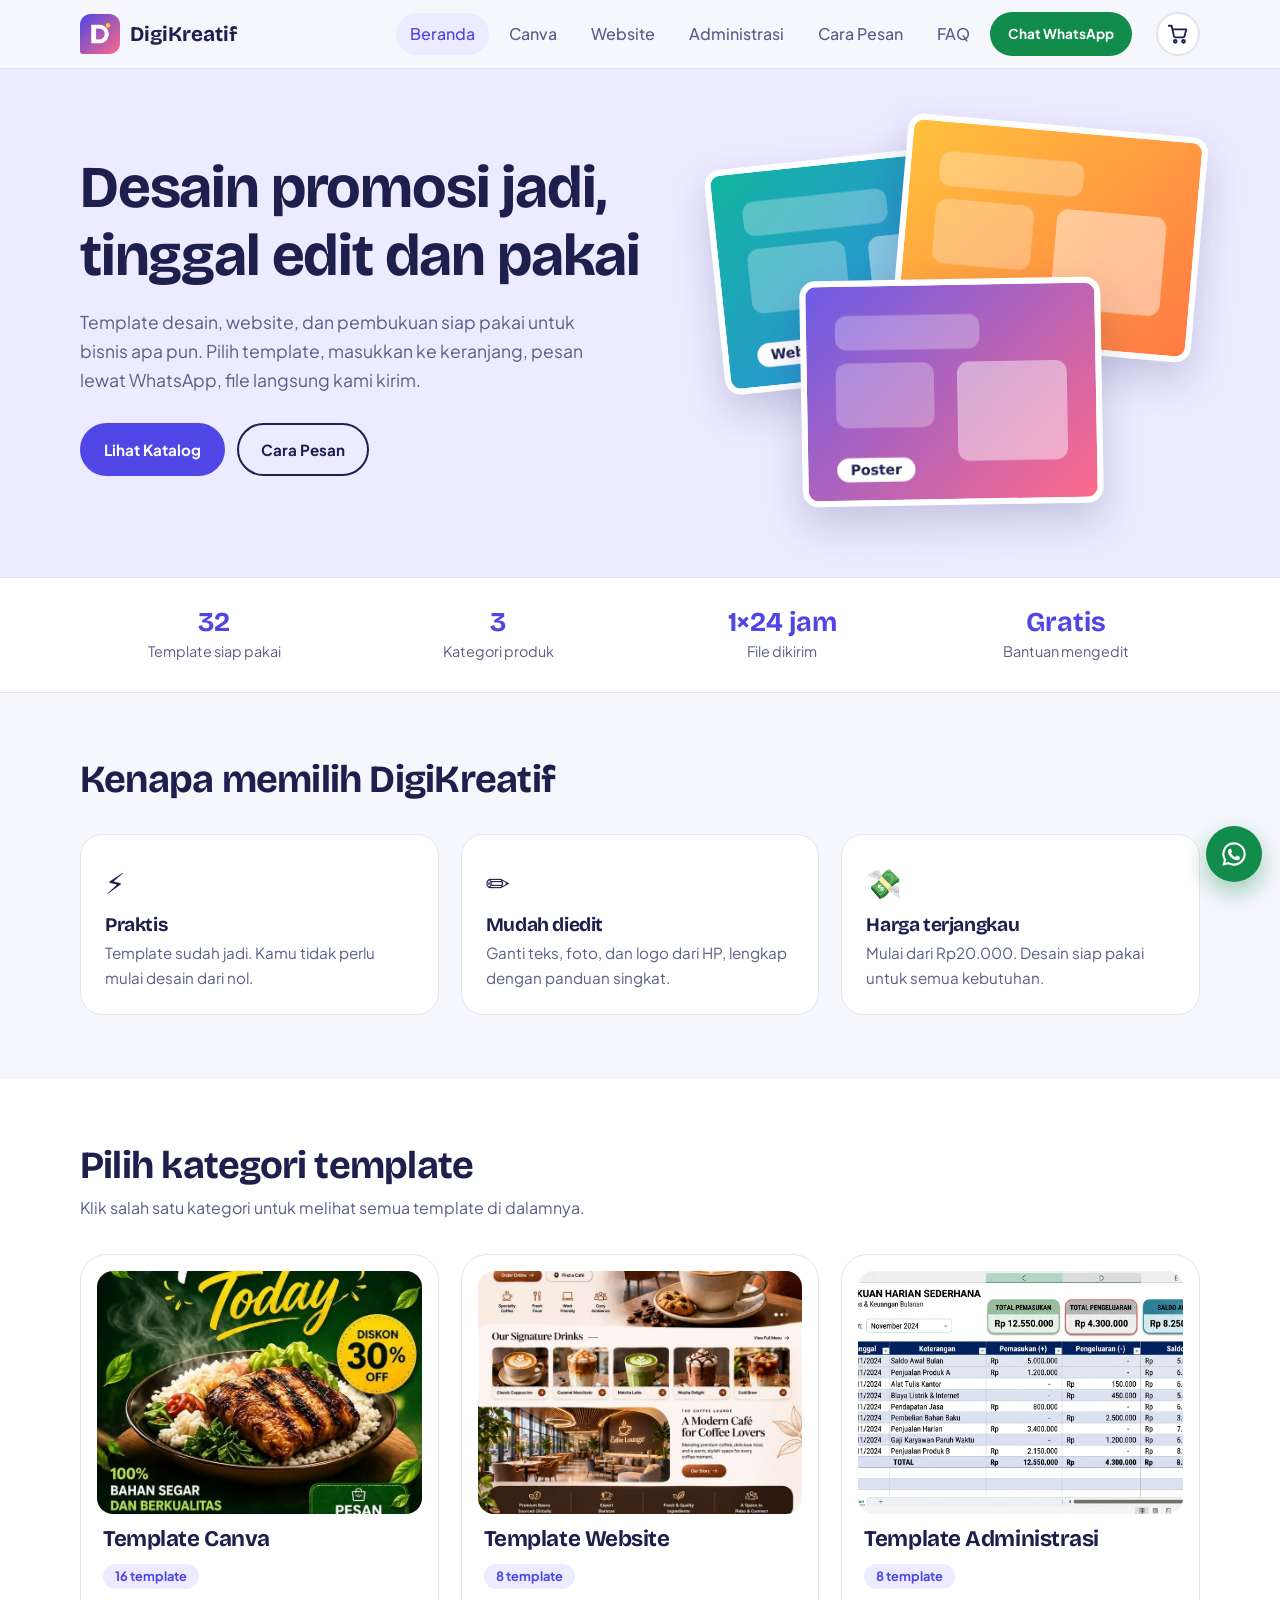
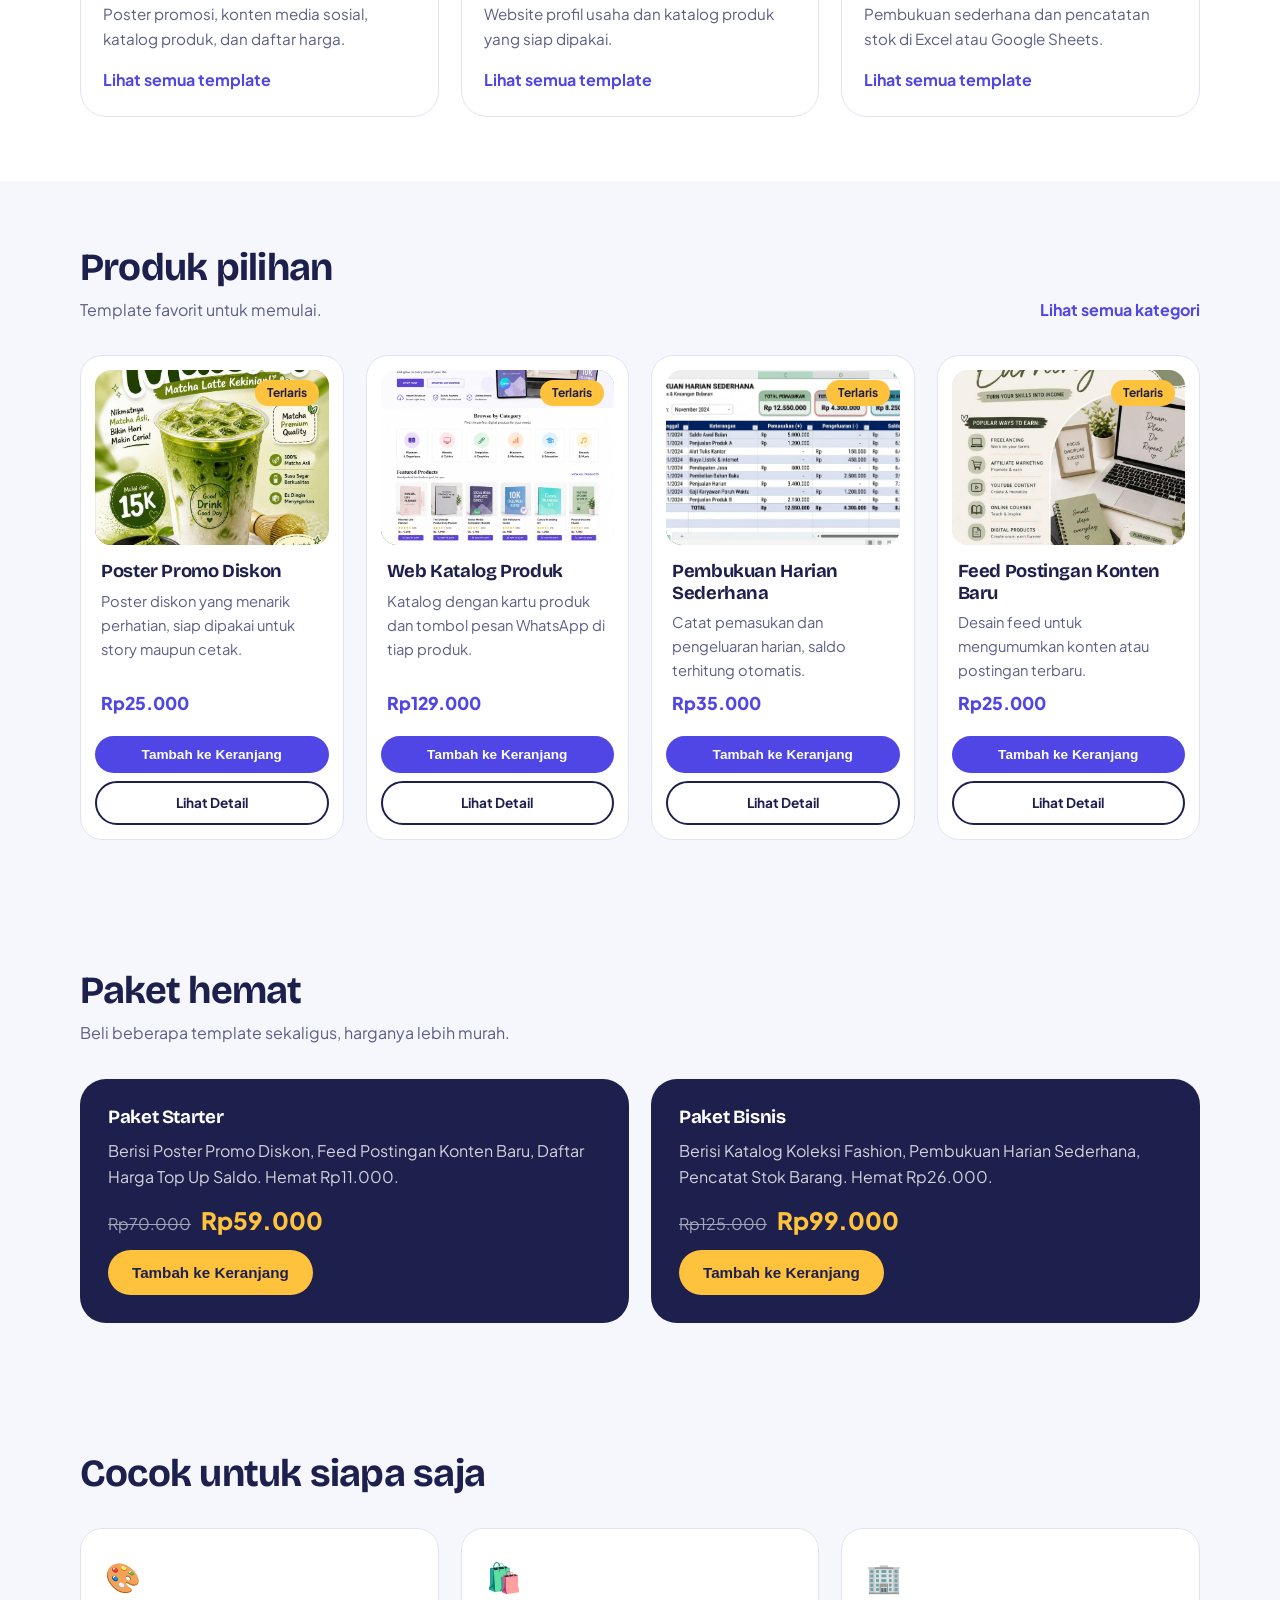
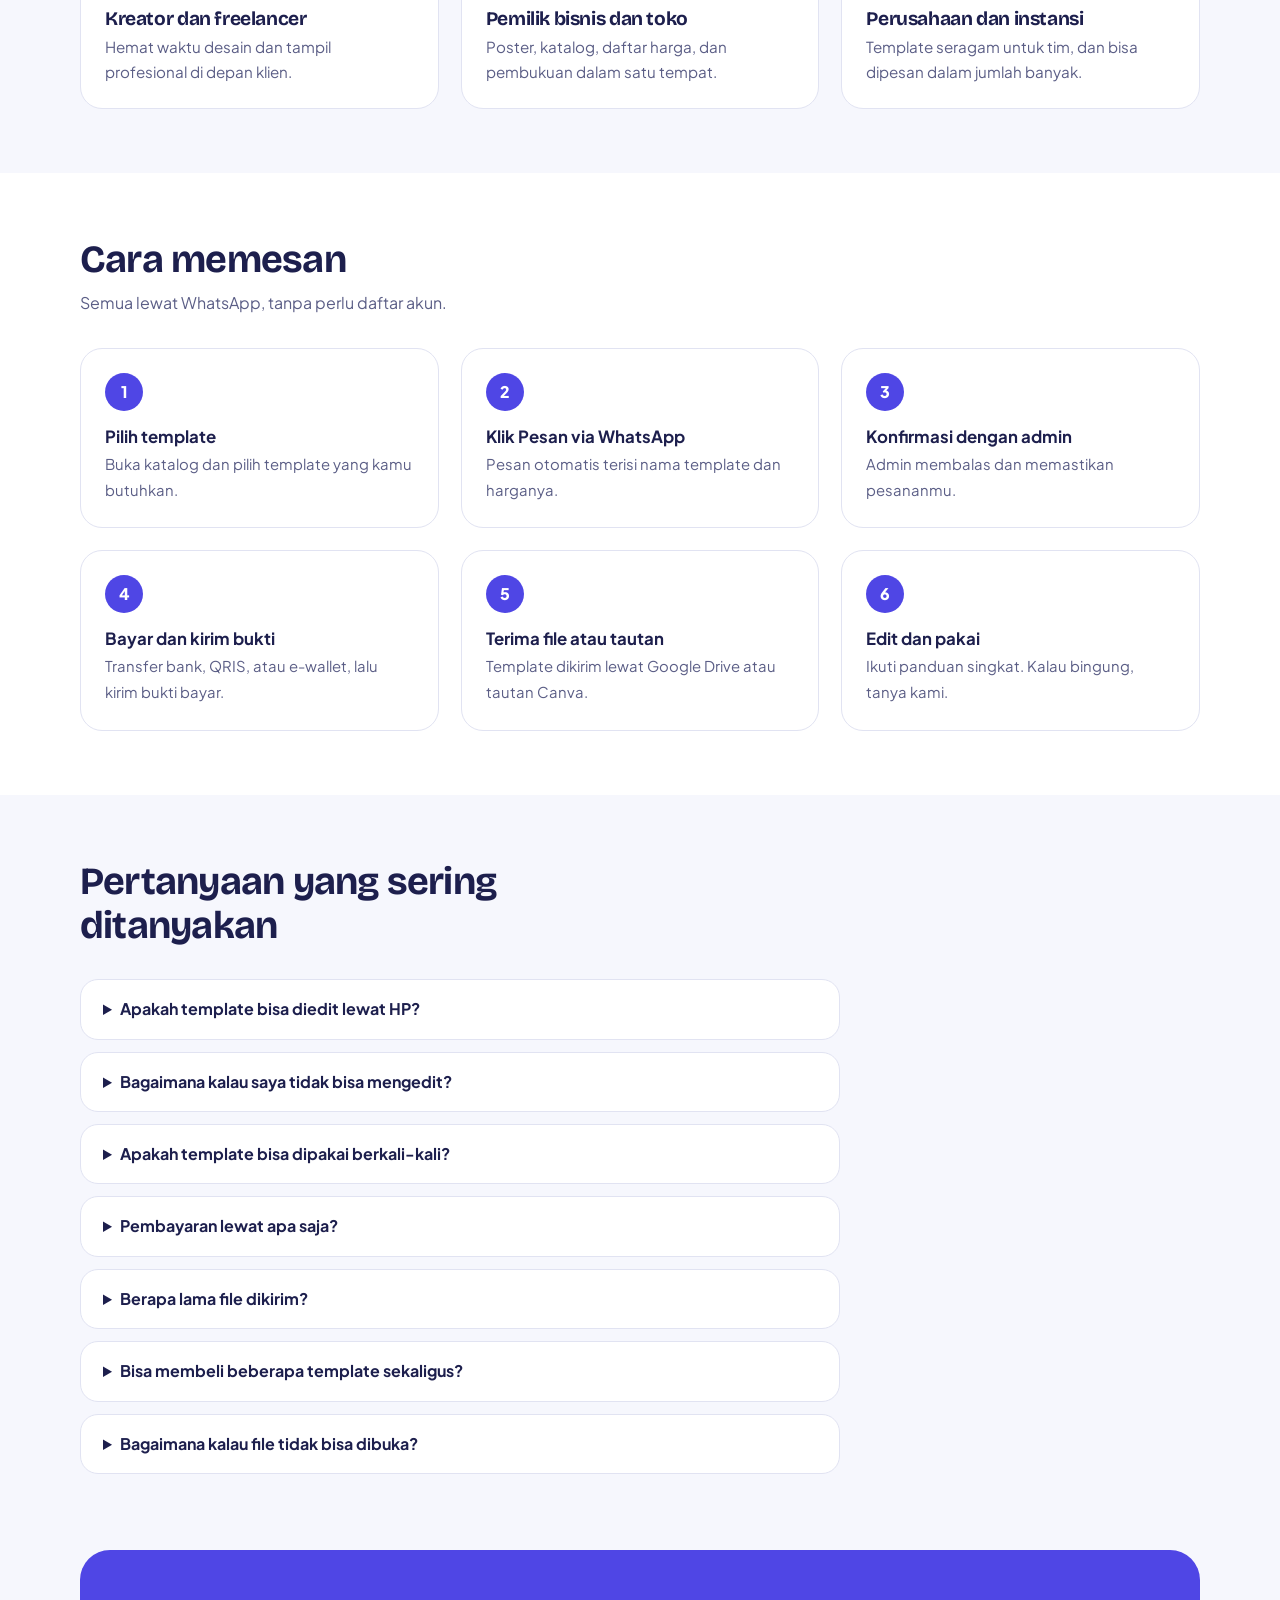
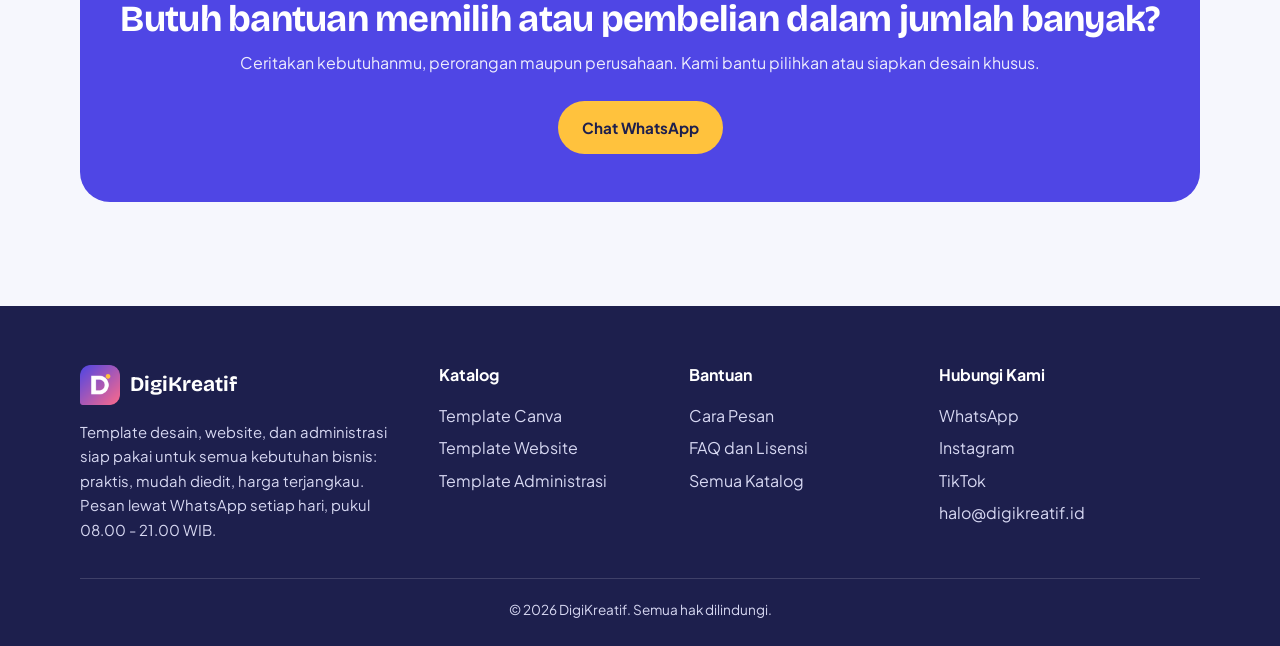
<file: index.html>
<!DOCTYPE html>
<html lang="id">

<head>
    <meta charset="utf-8">
    <meta name="viewport" content="width=device-width,initial-scale=1">

    <link rel="preconnect" href="https://fonts.googleapis.com">

    <link href="https://fonts.googleapis.com/css2?family=Bricolage+Grotesque:wght@600;700&family=Plus+Jakarta+Sans:wght@400;500;700;800&display=swap" rel="stylesheet">

    <link rel="stylesheet" href="assets/style.css">

    <title>DigiKreatif | Template Kreatif Siap Pakai untuk Semua Bisnis</title>
    <meta name="description" content="Template Canva, website, dan administrasi siap pakai. Pilih template, masukkan keranjang, pesan lewat WhatsApp.">
</head>

<body>

    <div id="hdr"></div>

    <main>

        <section class="hero">
            <div class="wrap">
                <div>
                    <h1>Desain promosi jadi, tinggal edit dan pakai</h1>

                    <p>
                        Template desain, website, dan pembukuan siap pakai untuk bisnis apa pun. Pilih template, masukkan ke keranjang, pesan lewat WhatsApp, file langsung kami kirim.
                    </p>

                    <div class="cta">
                        <a class="btn btn-pri" href="#katalog">Lihat Katalog</a>
                        <a class="btn btn-ghost" href="#cara">Cara Pesan</a>
                    </div>
                </div>

                <!-- GAMBAR HERO: ganti nama file sesuai gambar di folder gambar/ -->
                <div class="stack" aria-hidden="true">
                    <div class="thumb"><img src="gambar/hero-website.png" alt=""></div>
                    <div class="thumb"><img src="gambar/hero-stok.png" alt=""></div>
                    <div class="thumb"><img src="gambar/hero-poster.png" alt=""></div>
                </div>
            </div>
        </section>

        <section class="strip">
            <div class="wrap">
                <div><b data-stat></b><span>Template siap pakai</span></div>
                <div><b>3</b><span>Kategori produk</span></div>
                <div><b>1×24 jam</b><span>File dikirim</span></div>
                <div><b>Gratis</b><span>Bantuan mengedit</span></div>
            </div>
        </section>

        <section>
            <div class="wrap">
                <div class="sec-head">
                    <h2>Kenapa memilih DigiKreatif</h2>
                </div>

                <div class="why">
                    <div>
                        <em>⚡</em>
                        <h3>Praktis</h3>
                        <p>Template sudah jadi. Kamu tidak perlu mulai desain dari nol.</p>
                    </div>

                    <div>
                        <em>✏️</em>
                        <h3>Mudah diedit</h3>
                        <p>Ganti teks, foto, dan logo dari HP, lengkap dengan panduan singkat.</p>
                    </div>

                    <div>
                        <em>💸</em>
                        <h3>Harga terjangkau</h3>
                        <p>Mulai dari Rp20.000. Desain siap pakai untuk semua kebutuhan.</p>
                    </div>
                </div>
            </div>
        </section>

        <section id="katalog" style="background:#fff">
            <div class="wrap">
                <div class="sec-head">
                    <h2>Pilih kategori template</h2>
                    <p>Klik salah satu kategori untuk melihat semua template di dalamnya.</p>
                </div>

                <!-- GAMBAR KARTU KATEGORI: ganti nama file sesuai gambar di folder gambar/ -->
                <div class="kat">
                    <a href="canva.html">
                        <div class="thumb"><img src="gambar/poster2.png" alt="Template Canva"></div>
                        <h3>Template Canva</h3>
                        <span class="count" data-count="canva"></span>
                        <p>Poster promosi, konten media sosial, katalog produk, dan daftar harga.</p>
                        <span class="go">Lihat semua template</span>
                    </a>

                    <a href="website.html">
                        <div class="thumb"><img src="gambar/web1.png" alt="Template Website"></div>
                        <h3>Template Website</h3>
                        <span class="count" data-count="website"></span>
                        <p>Website profil usaha dan katalog produk yang siap dipakai.</p>
                        <span class="go">Lihat semua template</span>
                    </a>

                    <a href="administrasi.html">
                        <div class="thumb"><img src="gambar/buku1.png" alt="Template Administrasi"></div>
                        <h3>Template Administrasi</h3>
                        <span class="count" data-count="administrasi"></span>
                        <p>Pembukuan sederhana dan pencatatan stok di Excel atau Google Sheets.</p>
                        <span class="go">Lihat semua template</span>
                    </a>
                </div>
            </div>
        </section>

        <section>
            <div class="wrap">
                <div class="sec-row">
                    <div class="sec-head">
                        <h2>Produk pilihan</h2>
                        <p>Template favorit untuk memulai.</p>
                    </div>
                    <a class="more" href="#katalog">Lihat semua kategori</a>
                </div>

                <div class="grid" id="terlaris"></div>
            </div>
        </section>

        <section>
            <div class="wrap">
                <div class="sec-head">
                    <h2>Paket hemat</h2>
                    <p>Beli beberapa template sekaligus, harganya lebih murah.</p>
                </div>

                <div class="paket" id="paket"></div>
            </div>
        </section>

        <section>
            <div class="wrap">
                <div class="sec-head">
                    <h2>Cocok untuk siapa saja</h2>
                </div>

                <div class="why">
                    <div>
                        <em>🎨</em>
                        <h3>Kreator dan freelancer</h3>
                        <p>Hemat waktu desain dan tampil profesional di depan klien.</p>
                    </div>

                    <div>
                        <em>🛍️</em>
                        <h3>Pemilik bisnis dan toko</h3>
                        <p>Poster, katalog, daftar harga, dan pembukuan dalam satu tempat.</p>
                    </div>

                    <div>
                        <em>🏢</em>
                        <h3>Perusahaan dan instansi</h3>
                        <p>Template seragam untuk tim, dan bisa dipesan dalam jumlah banyak.</p>
                    </div>
                </div>
            </div>
        </section>

        <section id="cara" style="background:#fff">
            <div class="wrap">
                <div class="sec-head">
                    <h2>Cara memesan</h2>
                    <p>Semua lewat WhatsApp, tanpa perlu daftar akun.</p>
                </div>

                <ol class="steps">
                    <li>
                        <b>Pilih template</b>
                        <span>Buka katalog dan pilih template yang kamu butuhkan.</span>
                    </li>

                    <li>
                        <b>Klik Pesan via WhatsApp</b>
                        <span>Pesan otomatis terisi nama template dan harganya.</span>
                    </li>

                    <li>
                        <b>Konfirmasi dengan admin</b>
                        <span>Admin membalas dan memastikan pesananmu.</span>
                    </li>

                    <li>
                        <b>Bayar dan kirim bukti</b>
                        <span>Transfer bank, QRIS, atau e-wallet, lalu kirim bukti bayar.</span>
                    </li>

                    <li>
                        <b>Terima file atau tautan</b>
                        <span>Template dikirim lewat Google Drive atau tautan Canva.</span>
                    </li>

                    <li>
                        <b>Edit dan pakai</b>
                        <span>Ikuti panduan singkat. Kalau bingung, tanya kami.</span>
                    </li>
                </ol>
            </div>
        </section>

        <section id="faq">
            <div class="wrap">
                <div class="sec-head">
                    <h2>Pertanyaan yang sering ditanyakan</h2>
                </div>

                <details>
                    <summary>Apakah template bisa diedit lewat HP?</summary>
                    <p>Bisa. Template Canva dan Google Sheets bisa diedit dari aplikasi di HP.</p>
                </details>

                <details>
                    <summary>Bagaimana kalau saya tidak bisa mengedit?</summary>
                    <p>Kirim pertanyaanmu lewat WhatsApp. Kami bantu sampai template siap dipakai.</p>
                </details>

                <details>
                    <summary>Apakah template bisa dipakai berkali-kali?</summary>
                    <p>Bisa. Kamu boleh memakainya untuk bisnis atau keperluanmu sendiri sebanyak yang kamu mau, tetapi tidak boleh dijual ulang.</p>
                </details>

                <details>
                    <summary>Pembayaran lewat apa saja?</summary>
                    <p>Transfer bank, QRIS, dan e-wallet.</p>
                </details>

                <details>
                    <summary>Berapa lama file dikirim?</summary>
                    <p>Setelah bukti pembayaran kami terima, file atau tautan dikirim lewat WhatsApp.</p>
                </details>

                <details>
                    <summary>Bisa membeli beberapa template sekaligus?</summary>
                    <p>Bisa. Tambahkan template ke keranjang, lalu checkout lewat WhatsApp. Semua pesanan terkirim dalam satu chat.</p>
                </details>

                <details>
                    <summary>Bagaimana kalau file tidak bisa dibuka?</summary>
                    <p>Hubungi kami lewat WhatsApp. Kami kirim ulang atau bantu sampai file bisa dipakai.</p>
                </details>
            </div>
        </section>

        <section style="padding-top:0">
            <div class="wrap">
                <div class="band">
                    <h2>Butuh bantuan memilih atau pembelian dalam jumlah banyak?</h2>
                    <p>Ceritakan kebutuhanmu, perorangan maupun perusahaan. Kami bantu pilihkan atau siapkan desain khusus.</p>
                    <a class="btn btn-sun" data-wa="Halo DigiKreatif, saya ingin konsultasi memilih template atau pembelian dalam jumlah banyak.">Chat WhatsApp</a>
                </div>
            </div>
        </section>

    </main>

    <div id="ftr"></div>

    <script src="assets/script.js"></script>

</body>
</html>
</file>
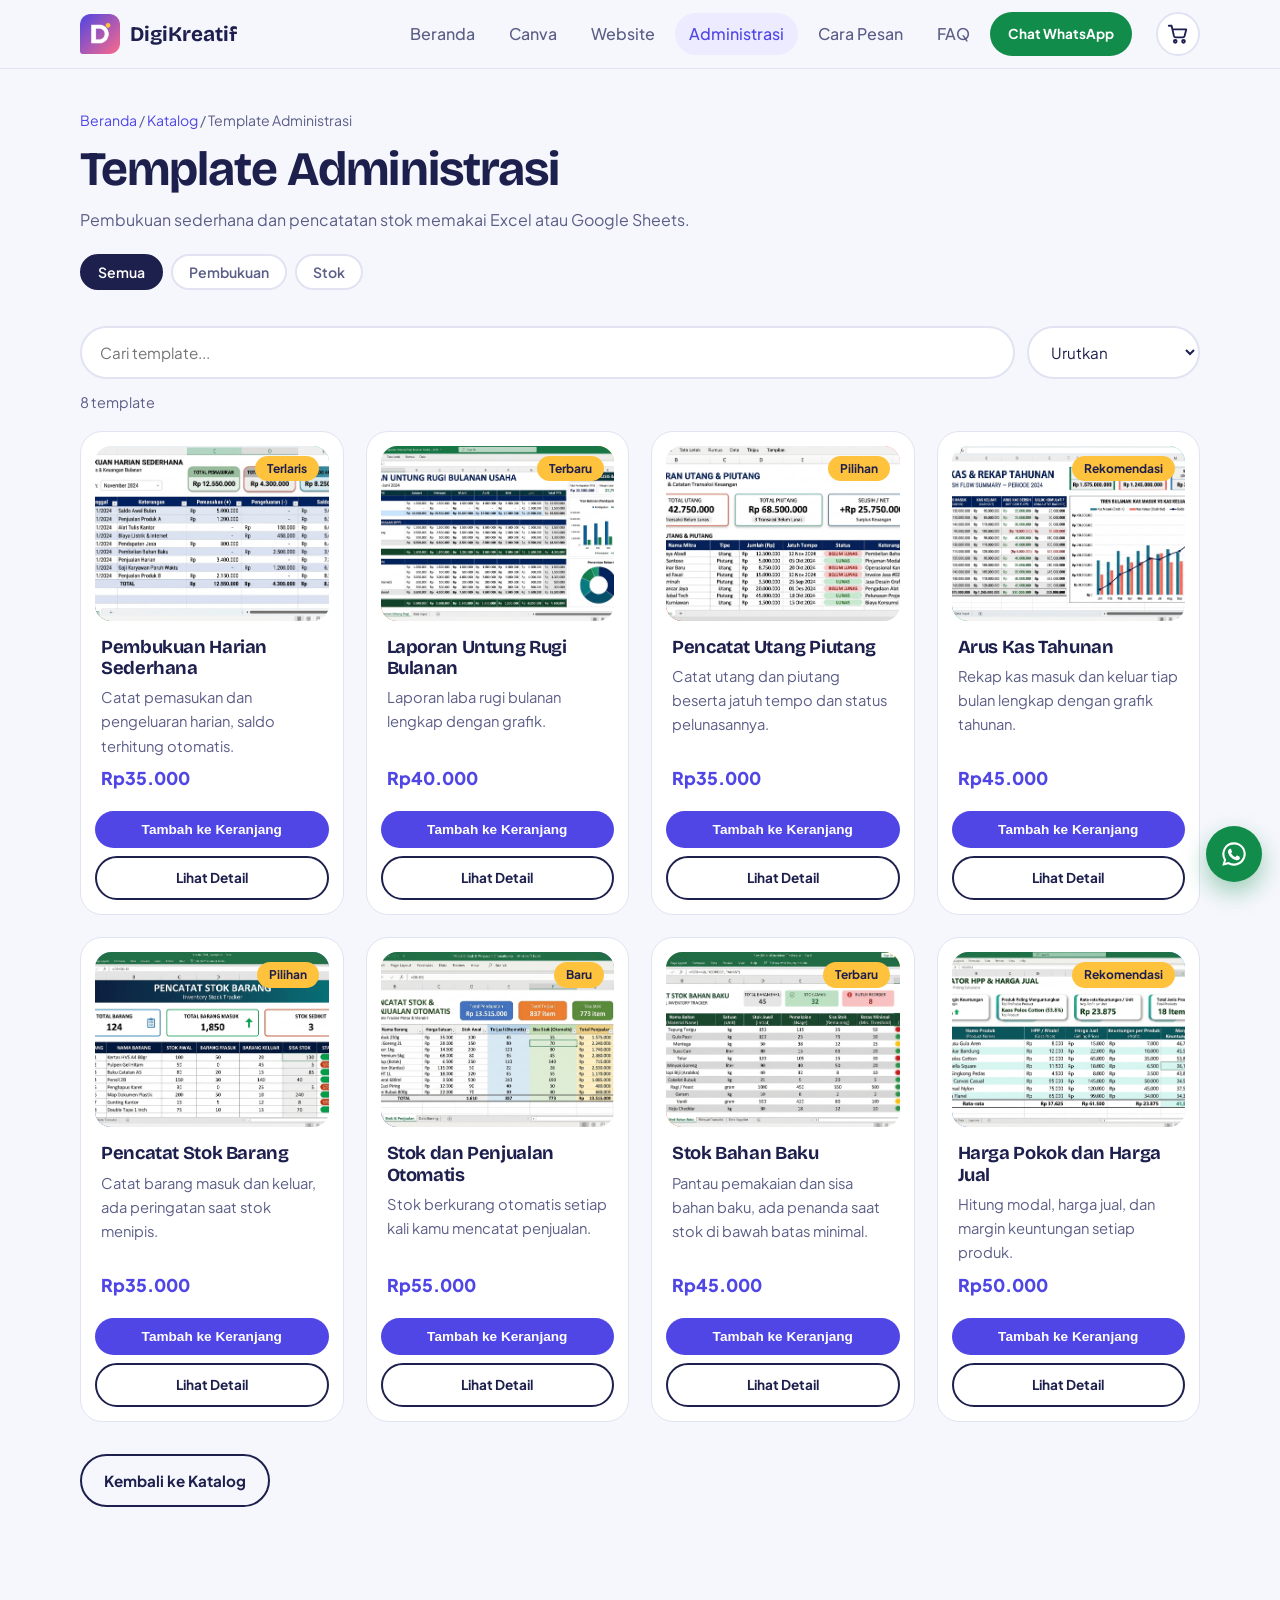
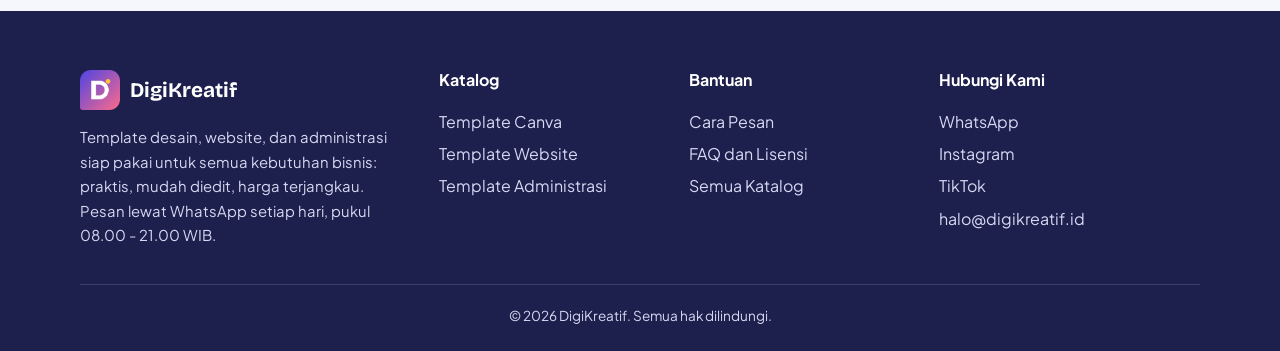
<file: administrasi.html>
<!DOCTYPE html>
<html lang="id">

<head>
    <meta charset="utf-8">
    <meta name="viewport" content="width=device-width,initial-scale=1">

    <link rel="preconnect" href="https://fonts.googleapis.com">

    <link href="https://fonts.googleapis.com/css2?family=Bricolage+Grotesque:wght@600;700&family=Plus+Jakarta+Sans:wght@400;500;700;800&display=swap" rel="stylesheet">

    <link rel="stylesheet" href="assets/style.css">

    <title>Template Administrasi | DigiKreatif</title>
</head>

<body data-kat="administrasi">

    <div id="hdr"></div>

    <main>

        <section class="page-head wrap">
            <nav class="crumb">
                <a href="index.html">Beranda</a> /
                <a href="index.html#katalog">Katalog</a> /
                <span id="k-nama"></span>
            </nav>

            <h1 id="k-judul"></h1>

            <p id="k-desk"></p>

            <div class="chips" id="chips"></div>
        </section>

        <section class="wrap" style="padding-top:28px">
            <div class="grid" id="grid"></div>

            <p class="back">
                <a class="btn btn-ghost" href="index.html#katalog">
                    Kembali ke Katalog
                </a>
            </p>
        </section>

    </main>

    <div id="ftr"></div>

    <script src="assets/script.js"></script>

</body>
</html>
</file>
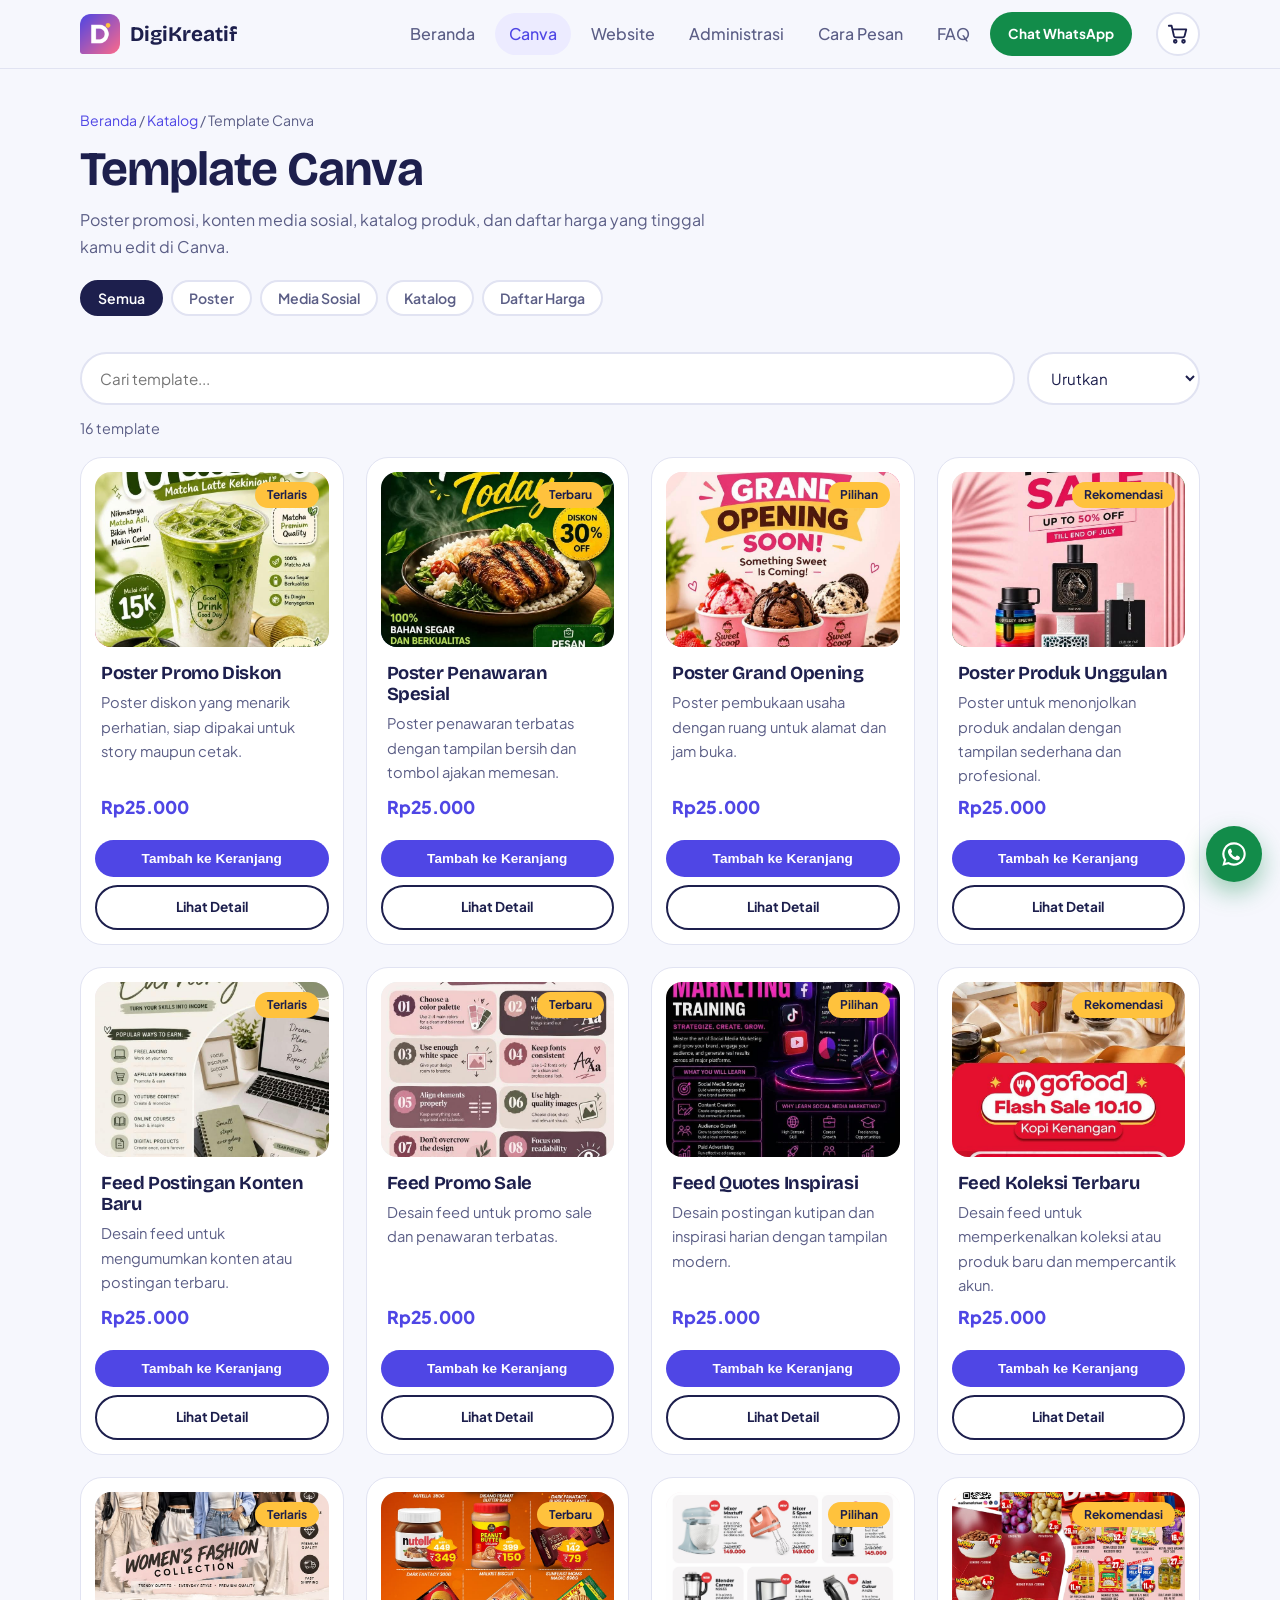
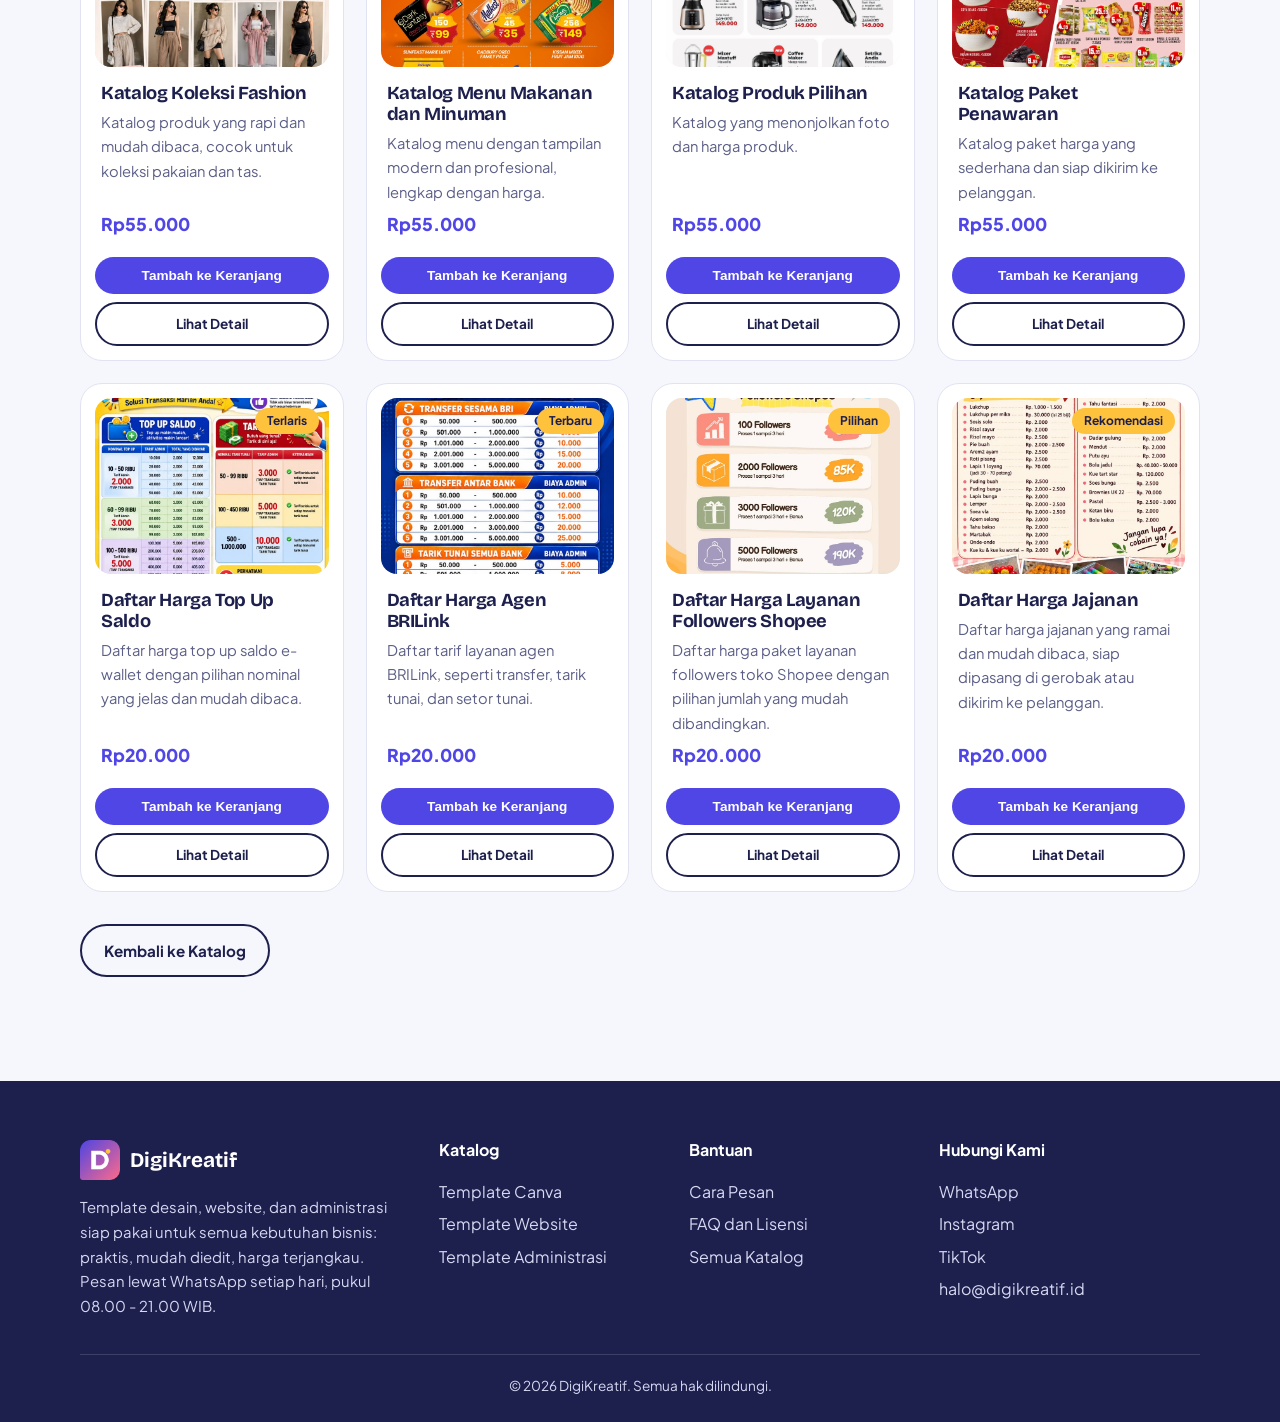
<file: canva.html>
<!DOCTYPE html>
<html lang="id">

<head>
    <meta charset="utf-8">
    <meta name="viewport" content="width=device-width,initial-scale=1">

    <link rel="preconnect" href="https://fonts.googleapis.com">

    <link href="https://fonts.googleapis.com/css2?family=Bricolage+Grotesque:wght@600;700&family=Plus+Jakarta+Sans:wght@400;500;700;800&display=swap" rel="stylesheet">

    <link rel="stylesheet" href="assets/style.css">

    <title>Template Canva | DigiKreatif</title>
</head>

<body data-kat="canva">

    <div id="hdr"></div>

    <main>

        <section class="page-head wrap">
            <nav class="crumb">
                <a href="index.html">Beranda</a> /
                <a href="index.html#katalog">Katalog</a> /
                <span id="k-nama"></span>
            </nav>

            <h1 id="k-judul"></h1>

            <p id="k-desk"></p>

            <div class="chips" id="chips"></div>
        </section>

        <section class="wrap" style="padding-top:28px">
            <div class="grid" id="grid"></div>

            <p class="back">
                <a class="btn btn-ghost" href="index.html#katalog">
                    Kembali ke Katalog
                </a>
            </p>
        </section>

    </main>

    <div id="ftr"></div>

    <script src="assets/script.js"></script>

</body>
</html>
</file>
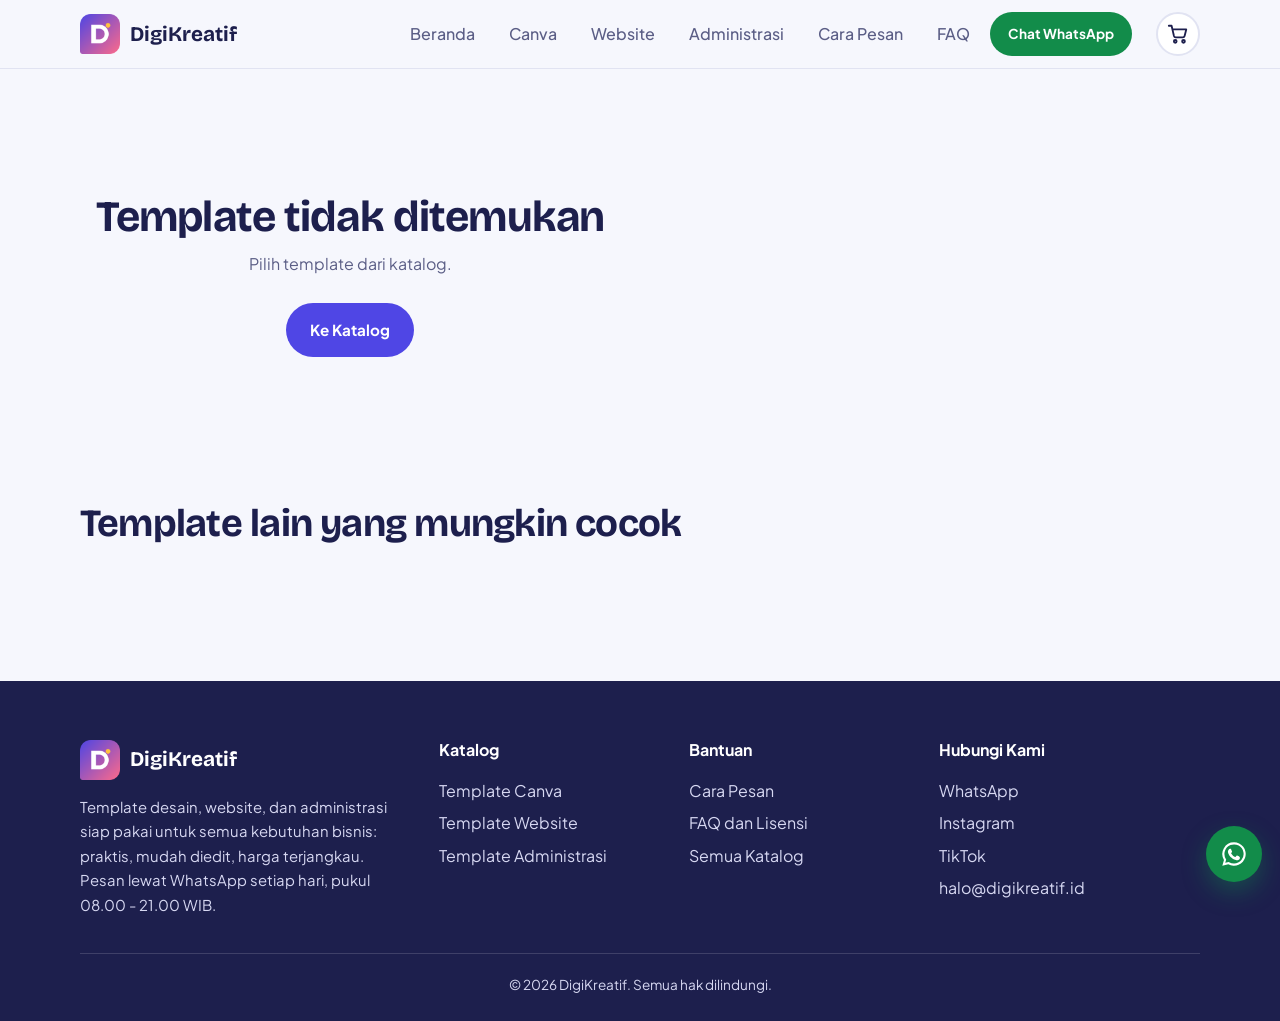
<file: detail.html>
<!DOCTYPE html>
<html lang="id">

<head>
    <meta charset="utf-8">
    <meta name="viewport" content="width=device-width,initial-scale=1">

    <link rel="preconnect" href="https://fonts.googleapis.com">

    <link href="https://fonts.googleapis.com/css2?family=Bricolage+Grotesque:wght@600;700&family=Plus+Jakarta+Sans:wght@400;500;700;800&display=swap" rel="stylesheet">

    <link rel="stylesheet" href="assets/style.css">

    <title>Detail Template | DigiKreatif</title>

    <style>
        /* Gambar di halaman detail tampil utuh sesuai ukuran aslinya (tidak dipotong) */
        .detail .thumb {
            aspect-ratio: auto;
            background: #fff;
        }

        .detail .thumb img {
            position: static;
            display: block;
            width: 100%;
            height: auto;
            object-fit: contain;
        }

        /* desain contoh disembunyikan kalau gambar asli ada */
        .detail .thumb:has(img) svg {
            display: none;
        }
    </style>
</head>

<body>

    <div id="hdr"></div>

    <main>

        <section class="wrap" style="padding-top:36px">
            <div class="detail" id="detail"></div>
        </section>

        <section class="wrap" style="padding-top:0">
            <div class="sec-head">
                <h2>Template lain yang mungkin cocok</h2>
            </div>

            <div class="grid" id="rel"></div>
        </section>

    </main>

    <div id="ftr"></div>

    <script src="assets/script.js"></script>

</body>
</html>
</file>
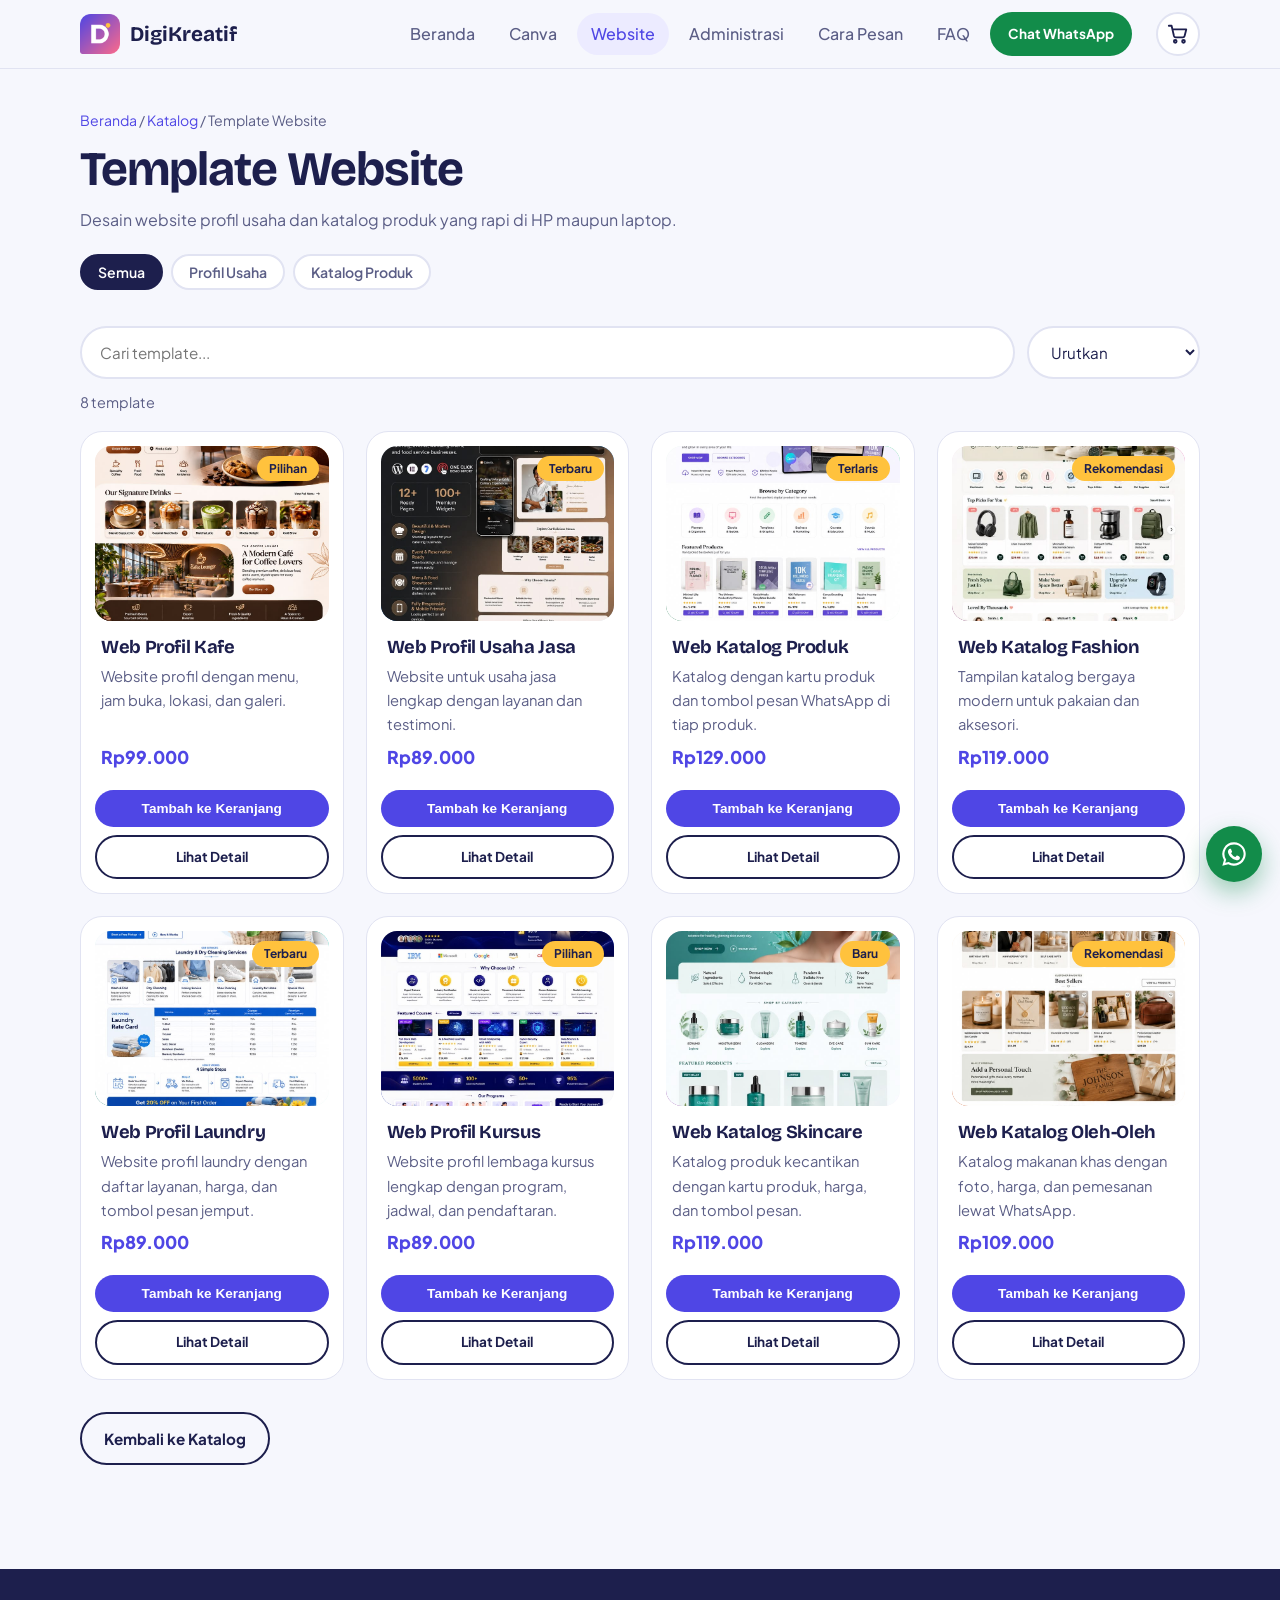
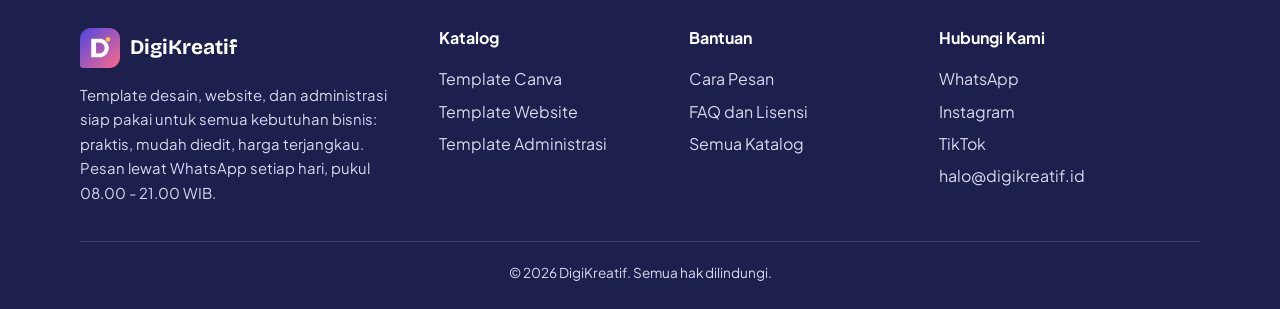
<file: website.html>
<!DOCTYPE html>
<html lang="id">

<head>
    <meta charset="utf-8">
    <meta name="viewport" content="width=device-width,initial-scale=1">

    <link rel="preconnect" href="https://fonts.googleapis.com">

    <link href="https://fonts.googleapis.com/css2?family=Bricolage+Grotesque:wght@600;700&family=Plus+Jakarta+Sans:wght@400;500;700;800&display=swap" rel="stylesheet">

    <link rel="stylesheet" href="assets/style.css">

    <title>Template Website | DigiKreatif</title>
</head>

<body data-kat="website">

    <div id="hdr"></div>

    <main>
        <section class="page-head wrap">

            <nav class="crumb">
                <a href="index.html">Beranda</a> /
                <a href="index.html#katalog">Katalog</a> /
                <span id="k-nama"></span>
            </nav>

            <h1 id="k-judul"></h1>

            <p id="k-desk"></p>

            <div class="chips" id="chips"></div>

        </section>

        <section class="wrap" style="padding-top:28px">

            <div class="grid" id="grid"></div>

            <p class="back">
                <a class="btn btn-ghost" href="index.html#katalog">
                    Kembali ke Katalog
                </a>
            </p>

        </section>
    </main>

    <div id="ftr"></div>

    <script src="assets/script.js"></script>

</body>
</html>
</file>
<file: assets/style.css>
:root {
    --ink: #1d1f4d;
    --muted: #5b5e86;
    --bg: #f6f7fd;
    --lav: #ecebff;
    --line: #e1e3f2;
    --pri: #4f46e5;
    --mint: #12b5a0;
    --sun: #ffc23d;
    --rose: #ff6b8b;
    --wa: #128c4a;
}

* {
    box-sizing: border-box;
    margin: 0;
}

html {
    scroll-behavior: smooth;
    scroll-padding-top: 80px;
}

body {
    font: 16px/1.65 "Plus Jakarta Sans", system-ui, sans-serif;
    color: var(--ink);
    background: var(--bg);
}

h1, h2, h3 {
    font-family: "Bricolage Grotesque", "Plus Jakarta Sans", sans-serif;
    line-height: 1.15;
    letter-spacing: -.02em;
}

a {
    color: inherit;
}

img {
    max-width: 100%;
}

:focus-visible {
    outline: 3px solid var(--pri);
    outline-offset: 3px;
}

.wrap {
    width: min(1120px, 100% - 40px);
    margin-inline: auto;
}

section {
    padding: 64px 0;
}

.sec-head {
    margin-bottom: 32px;
    max-width: 620px;
}

.sec-head h2 {
    font-size: clamp(1.7rem, 3.5vw, 2.4rem);
}

.sec-head p {
    color: var(--muted);
    margin-top: 8px;
}

/* tombol */
.btn {
    display: inline-flex;
    align-items: center;
    justify-content: center;
    gap: 8px;
    padding: 12px 22px;
    border-radius: 999px;
    font-weight: 700;
    text-decoration: none;
    border: 2px solid transparent;
    cursor: pointer;
    font-size: .95rem;
    transition: transform .2s, box-shadow .2s, background .2s, color .2s, border-color .2s;
}

.btn:hover {
    transform: translateY(-2px);
}

.btn-pri {
    background: var(--pri);
    color: #fff;
}

.btn-pri:hover {
    background: #3d35c9;
}

.btn-wa {
    background: var(--wa);
    color: #fff;
}

.btn-wa:hover {
    background: #0e7a40;
}

.btn-ghost {
    border-color: var(--ink);
    color: var(--ink);
    background: transparent;
}

.btn-ghost:hover {
    background: var(--ink);
    color: #fff;
}

.btn-sun {
    background: var(--sun);
    color: var(--ink);
}

.btn-sm {
    padding: 9px 16px;
    font-size: .85rem;
}

/* header */
.site {
    position: sticky;
    top: 0;
    z-index: 20;
    background: rgba(246,247,253,.92);
    backdrop-filter: blur(10px);
    border-bottom: 1px solid var(--line);
}

.bar {
    display: flex;
    align-items: center;
    justify-content: space-between;
    height: 68px;
    gap: 16px;
}

.logo {
    display: flex;
    align-items: center;
    gap: 10px;
    font: 700 1.3rem "Bricolage Grotesque", sans-serif;
    text-decoration: none;
}

.logo b {
    width: 30px;
    height: 30px;
    border-radius: 10px 10px 10px 2px;
    background: linear-gradient(135deg, var(--pri), var(--rose));
}

#nav {
    display: flex;
    align-items: center;
    gap: 6px;
}

#nav a:not(.btn) {
    padding: 8px 14px;
    border-radius: 999px;
    text-decoration: none;
    font-weight: 500;
    color: var(--muted);
}

#nav a:not(.btn):hover, #nav a.on {
    background: var(--lav);
    color: var(--pri);
}

.burger {
    display: none;
    background: none;
    border: 2px solid var(--line);
    border-radius: 12px;
    padding: 6px 12px;
    font-size: 1.2rem;
    color: var(--ink);
    cursor: pointer;
}

/* hero */
.hero {
    background: var(--lav);
    padding: 56px 0 72px;
}

.hero .wrap {
    display: grid;
    grid-template-columns: 1.1fr .9fr;
    gap: 40px;
    align-items: center;
}

.hero h1 {
    font-size: clamp(2.2rem, 5vw, 3.7rem);
}

.hero p {
    color: var(--muted);
    font-size: 1.1rem;
    margin: 18px 0 28px;
    max-width: 30em;
}

.cta {
    display: flex;
    flex-wrap: wrap;
    gap: 12px;
}

.stack {
    position: relative;
    height: 380px;
}

.stack .thumb {
    position: absolute;
    width: 62%;
    box-shadow: 0 18px 40px rgba(40,40,110,.2);
    border: 6px solid #fff;
}

.stack .thumb:nth-child(1) {
    left: 0;
    top: 30px;
    transform: rotate(-6deg);
}

.stack .thumb:nth-child(2) {
    right: 0;
    top: 0;
    transform: rotate(5deg);
    z-index: 1;
}

.stack .thumb:nth-child(3) {
    left: 18%;
    bottom: 0;
    transform: rotate(-1deg);
    z-index: 2;
}

/* preview template (pengganti gambar) */
.thumb {
    position: relative;
    aspect-ratio: 4/3;
    border-radius: 16px;
    overflow: hidden;
    color: #fff;
    background: #fff;
}

.thumb svg {
    display: block;
    width: 100%;
    height: 100%;
}

.thumb img {
    position: absolute;
    inset: 0;
    width: 100%;
    height: 100%;
    object-fit: cover;
}

/* kartu */
.grid {
    display: grid;
    grid-template-columns: repeat(auto-fill, minmax(250px, 1fr));
    gap: 22px;
}

.card {
    background: #fff;
    border: 1px solid var(--line);
    border-radius: 22px;
    padding: 14px;
    display: flex;
    flex-direction: column;
    gap: 12px;
}

.card .body {
    padding: 4px 6px 6px;
    display: flex;
    flex-direction: column;
    gap: 6px;
    flex: 1;
}

.card h3 {
    font-size: 1.15rem;
}

.card p {
    color: var(--muted);
    font-size: .92rem;
    flex: 1;
}

.price {
    font-weight: 800;
    font-size: 1.1rem;
    color: var(--pri);
}

.tag {
    position: absolute;
    right: 10px;
    top: 10px;
    z-index: 1;
    background: var(--sun);
    color: var(--ink);
    font-weight: 700;
    font-size: .75rem;
    padding: 3px 12px;
    border-radius: 999px;
}

.rel {
    position: relative;
}

.acts {
    display: flex;
    flex-direction: column;
    gap: 8px;
}

.acts .btn {
    width: 100%;
    white-space: nowrap;
}

/* kategori di beranda */
.kat {
    display: grid;
    grid-template-columns: repeat(3, 1fr);
    gap: 22px;
}

.kat a {
    text-decoration: none;
    background: #fff;
    border: 1px solid var(--line);
    border-radius: 26px;
    padding: 16px;
    display: flex;
    flex-direction: column;
    gap: 12px;
    transition: transform .2s, box-shadow .2s;
}

.kat a:hover {
    transform: translateY(-4px);
    box-shadow: 0 16px 36px rgba(60,60,140,.14);
}

.kat h3 {
    font-size: 1.4rem;
    padding: 0 6px;
}

.kat p {
    color: var(--muted);
    padding: 0 6px;
    font-size: .95rem;
}

.kat .go {
    margin: 4px 6px 6px;
    font-weight: 700;
    color: var(--pri);
}

.count {
    display: inline-block;
    margin: 0 6px;
    background: var(--lav);
    color: var(--pri);
    font-weight: 700;
    font-size: .8rem;
    padding: 2px 12px;
    border-radius: 999px;
    width: max-content;
}

/* keunggulan, paket, langkah */
.why {
    display: grid;
    grid-template-columns: repeat(3, 1fr);
    gap: 22px;
}

.why div {
    padding: 24px;
    border-radius: 22px;
    background: #fff;
    border: 1px solid var(--line);
}

.why em {
    font-style: normal;
    font-size: 1.8rem;
    display: block;
    margin-bottom: 8px;
}

.why h3 {
    font-size: 1.2rem;
    margin-bottom: 4px;
}

.why p {
    color: var(--muted);
    font-size: .95rem;
}

.paket {
    display: grid;
    grid-template-columns: repeat(2, 1fr);
    gap: 22px;
}

.paket div {
    background: var(--ink);
    color: #fff;
    border-radius: 26px;
    padding: 28px;
    display: flex;
    flex-direction: column;
    gap: 10px;
    align-items: flex-start;
}

.paket p {
    opacity: .8;
}

.paket .price {
    color: var(--sun);
    font-size: 1.5rem;
}

.steps {
    list-style: none;
    padding: 0;
    counter-reset: s;
    display: grid;
    grid-template-columns: repeat(3, 1fr);
    gap: 22px;
}

.steps li {
    counter-increment: s;
    background: #fff;
    border: 1px solid var(--line);
    border-radius: 22px;
    padding: 24px;
}

.steps li::before {
    content: counter(s);
    display: grid;
    place-items: center;
    width: 38px;
    height: 38px;
    border-radius: 50%;
    background: var(--pri);
    color: #fff;
    font-weight: 800;
    margin-bottom: 12px;
}

.steps b {
    display: block;
    font-size: 1.05rem;
}

.steps span {
    color: var(--muted);
    font-size: .93rem;
}

details {
    background: #fff;
    border: 1px solid var(--line);
    border-radius: 18px;
    padding: 16px 22px;
    margin-bottom: 12px;
    max-width: 760px;
}

summary {
    font-weight: 700;
    cursor: pointer;
}

details p {
    color: var(--muted);
    margin-top: 8px;
}

.band {
    background: var(--pri);
    color: #fff;
    border-radius: 30px;
    padding: 48px 28px;
    text-align: center;
}

.band h2 {
    font-size: clamp(1.6rem, 3.5vw, 2.3rem);
}

.band p {
    margin: 10px 0 24px;
    opacity: .9;
}

/* halaman kategori & detail */
.page-head {
    padding: 40px 0 8px;
}

.page-head h1 {
    font-size: clamp(2rem, 4.5vw, 3rem);
    margin: 10px 0;
}

.page-head p {
    color: var(--muted);
    max-width: 40em;
}

.crumb {
    font-size: .88rem;
    color: var(--muted);
}

.crumb a {
    text-decoration: none;
    color: var(--pri);
}

.chips {
    display: flex;
    gap: 8px;
    flex-wrap: wrap;
    margin-top: 20px;
}

.chips button {
    border: 2px solid var(--line);
    background: #fff;
    border-radius: 999px;
    padding: 7px 16px;
    font-family: inherit;
    font-size: .88rem;
    font-weight: 600;
    transition: background .2s, color .2s, border-color .2s, transform .2s;
    color: var(--muted);
    cursor: pointer;
}

.chips button.on {
    background: var(--ink);
    border-color: var(--ink);
    color: #fff;
}

.back {
    margin-top: 32px;
}

.detail {
    display: grid;
    grid-template-columns: 1fr 1fr;
    gap: 40px;
    align-items: start;
}

.detail .thumb {
    border: 6px solid #fff;
    box-shadow: 0 18px 40px rgba(40,40,110,.15);
}

.minis {
    display: grid;
    grid-template-columns: repeat(3, 1fr);
    gap: 12px;
    margin-top: 14px;
}

.detail h1 {
    font-size: clamp(1.9rem, 4vw, 2.7rem);
    margin: 8px 0;
}

.detail .price {
    font-size: 1.6rem;
}

.detail h3 {
    font-size: 1.05rem;
    margin: 22px 0 6px;
}

.detail ul {
    padding-left: 20px;
    color: var(--muted);
}

.detail p {
    color: var(--muted);
}

.empty {
    text-align: center;
    padding: 80px 0;
}

/* footer */
footer {
    background: var(--ink);
    color: #d7d8f2;
    margin-top: 40px;
    padding: 56px 0 24px;
}

.fgrid {
    display: grid;
    grid-template-columns: 1.5fr 1fr 1fr 1.2fr;
    gap: 32px;
}

footer h4 {
    color: #fff;
    margin-bottom: 12px;
    font-size: 1rem;
}

footer a {
    display: block;
    text-decoration: none;
    padding: 3px 0;
    color: #d7d8f2;
}

footer a:hover {
    color: var(--sun);
}

footer .logo {
    color: #fff;
    margin-bottom: 12px;
}

footer p {
    font-size: .93rem;
}

.copy {
    border-top: 1px solid rgba(255,255,255,.15);
    margin-top: 36px;
    padding-top: 20px;
    font-size: .85rem;
    text-align: center;
}

@media(max-width:860px) {
    section {
        padding: 44px 0;
    }

    .hero .wrap, .detail {
        grid-template-columns: 1fr;
    }

    .stack {
        height: 300px;
    }

    .kat, .why, .paket, .steps {
        grid-template-columns: 1fr;
    }

    .fgrid {
        grid-template-columns: 1fr 1fr;
    }

    .burger {
        display: block;
    }

    #nav {
        display: none;
        position: absolute;
        left: 0;
        right: 0;
        top: 68px;
        background: #fff;
        flex-direction: column;
        align-items: stretch;
        padding: 14px 20px;
        border-bottom: 1px solid var(--line);
    }

    #nav.open {
        display: flex;
    }
}

@media(max-width:520px) {
    .fgrid {
        grid-template-columns: 1fr;
    }

    .stack {
        height: 260px;
    }
}

@media(prefers-reduced-motion:reduce) {
    * {
        transition: none !important;
        scroll-behavior: auto !important;
    }
}

/* ====== TAMBAHAN: toko online ====== */
[hidden] { display: none !important; }

.rel { display: block; }
.card h3 a { text-decoration: none; }
.btn.ada { background: #0a7a6b; border-color: #0a7a6b; color: #fff; }
.btn-sun.ada { background: #fff; border-color: #fff; color: var(--ink); }

/* header: tombol keranjang */
#nav { margin-left: auto; }
.cart-btn {
    position: relative; width: 44px; height: 44px; margin-left: 8px; flex: none;
    display: grid; place-items: center; border-radius: 50%;
    border: 2px solid var(--line); background: #fff; color: var(--ink); cursor: pointer;
    transition: transform .2s, border-color .2s, box-shadow .2s;
}
.badge {
    position: absolute; top: -5px; right: -5px; min-width: 20px; height: 20px; padding: 0 5px;
    border-radius: 999px; background: var(--rose); color: #fff; font: 700 .72rem/20px "Plus Jakarta Sans", sans-serif; text-align: center;
}
.badge.bump { animation: bump .4s; }
@keyframes bump { 50% { transform: scale(1.4); } }

/* laci keranjang */
.ov { position: fixed; inset: 0; background: rgba(15,16,45,.5); opacity: 0; pointer-events: none; transition: opacity .25s; z-index: 40; }
.ov.on { opacity: 1; pointer-events: auto; }
.drawer {
    position: fixed; top: 0; right: 0; bottom: 0; width: min(420px, 100%); z-index: 41;
    display: flex; flex-direction: column; background: #fff; box-shadow: -16px 0 40px rgba(20,20,70,.18);
    transform: translateX(100%); visibility: hidden; transition: transform .3s, visibility 0s .3s;
}
.drawer.open { transform: none; visibility: visible; transition: transform .3s; }
.d-head { display: flex; justify-content: space-between; align-items: center; padding: 18px 20px; border-bottom: 1px solid var(--line); }
.d-list { flex: 1; overflow-y: auto; padding: 8px 20px; }
.d-item { display: grid; grid-template-columns: 72px 1fr auto; gap: 12px; align-items: center; padding: 12px 0; border-bottom: 1px solid var(--line); }
.d-img { aspect-ratio: 4/3; border-radius: 12px; overflow: hidden; background: var(--lav); display: grid; place-items: center; font-size: 1.6rem; }
.d-img .thumb { border-radius: 0; width: 100%; }
.d-item b { display: block; font-size: .92rem; line-height: 1.3; }
.d-item small { display: block; color: var(--muted); font-size: .75rem; }
.d-item .price { font-size: .95rem; }
.x { width: 32px; height: 32px; border: 0; border-radius: 50%; background: var(--lav); color: var(--ink); cursor: pointer; transition: background .2s, color .2s; }
.d-foot { display: grid; gap: 10px; padding: 16px 20px calc(16px + env(safe-area-inset-bottom)); border-top: 1px solid var(--line); }
.d-total { display: flex; justify-content: space-between; align-items: center; }
.d-total b { font-size: 1.3rem; color: var(--pri); }
.btn-link { background: none; border: 0; color: var(--muted); text-decoration: underline; font: inherit; font-size: .85rem; cursor: pointer; }
.d-kosong { text-align: center; padding: 56px 0; color: var(--muted); display: grid; gap: 16px; justify-items: center; }

/* toast dan tombol WhatsApp melayang */
.toast {
    position: fixed; left: 50%; bottom: calc(24px + env(safe-area-inset-bottom)); z-index: 60;
    transform: translate(-50%, 20px); opacity: 0; pointer-events: none; transition: .25s;
    background: var(--ink); color: #fff; padding: 10px 20px; border-radius: 999px; font-weight: 600; font-size: .9rem; white-space: nowrap;
}
.toast.on { transform: translate(-50%, 0); opacity: 1; }
.wa-float {
    position: fixed; right: 18px; bottom: calc(18px + env(safe-area-inset-bottom)); z-index: 30;
    width: 56px; height: 56px; display: grid; place-items: center; border-radius: 50%;
    background: var(--wa); color: #fff; box-shadow: 0 10px 24px rgba(18,140,74,.4); transition: transform .2s, box-shadow .2s;
}

/* cari dan urutkan */
.toolbar { display: flex; gap: 12px; flex-wrap: wrap; margin-bottom: 12px; }
.toolbar input, .toolbar select {
    padding: 12px 18px; border: 2px solid var(--line); border-radius: 999px; background: #fff; color: var(--ink);
    font: inherit; font-size: .95rem; transition: border-color .2s, box-shadow .2s;
}
.toolbar input { flex: 1 1 240px; }
.toolbar select { cursor: pointer; }
.toolbar input:focus, .toolbar select:focus { outline: none; border-color: var(--pri); box-shadow: 0 0 0 4px rgba(79,70,229,.12); }
.hasil { color: var(--muted); font-size: .9rem; margin-bottom: 16px; }
.kosong { grid-column: 1 / -1; text-align: center; padding: 56px 0; color: var(--muted); display: grid; gap: 10px; justify-items: center; }
.kosong h3 { color: var(--ink); }

/* beranda: strip angka, paket, bagian baru */
.strip { padding: 28px 0; background: #fff; border-block: 1px solid var(--line); }
.strip .wrap { display: grid; grid-template-columns: repeat(4, 1fr); gap: 16px; text-align: center; }
.strip b { display: block; font: 700 1.7rem "Bricolage Grotesque", sans-serif; color: var(--pri); }
.strip span { color: var(--muted); font-size: .9rem; }
.paket .harga { display: flex; align-items: baseline; gap: 10px; }
.paket s { opacity: .6; }
.sec-row { display: flex; justify-content: space-between; align-items: flex-end; gap: 16px; flex-wrap: wrap; margin-bottom: 32px; }
.sec-row .sec-head { margin-bottom: 0; }
.more { font-weight: 700; color: var(--pri); text-decoration: none; }
.more:hover { text-decoration: underline; }

/* detail */
.kode { display: block; color: var(--muted); font-size: .82rem; }
.buy { display: flex; flex-wrap: wrap; gap: 12px; margin: 18px 0; }
.detail .jamin { list-style: none; padding: 0; display: grid; gap: 6px; }
.detail .jamin li { position: relative; padding-left: 24px; font-size: .92rem; }
.detail .jamin li::before { content: "✓"; position: absolute; left: 0; color: #0a7a6b; font-weight: 800; }

/* ====== EFEK HOVER (hanya di perangkat dengan kursor) ====== */
@media (hover: hover) {
    .btn:hover { box-shadow: 0 10px 22px rgba(29,31,77,.18); }
    .btn:active { transform: translateY(0) scale(.98); box-shadow: none; }
    .logo b { transition: transform .3s; }
    .logo:hover b { transform: rotate(-10deg) scale(1.1); }
    .cart-btn:hover { transform: translateY(-2px); border-color: var(--pri); box-shadow: 0 8px 18px rgba(79,70,229,.2); }
    .wa-float:hover { transform: translateY(-3px) scale(1.08); box-shadow: 0 14px 30px rgba(18,140,74,.5); }
    .x:hover { background: var(--rose); color: #fff; }

    .card, .why div, .steps li, details, .paket div { transition: transform .25s, box-shadow .25s, border-color .25s; }
    .card:hover { transform: translateY(-6px); box-shadow: 0 18px 38px rgba(60,60,140,.16); border-color: #cdd0ee; }
    .why div:hover, .steps li:hover { transform: translateY(-4px); box-shadow: 0 14px 30px rgba(60,60,140,.12); }
    .paket div:hover { transform: translateY(-4px); box-shadow: 0 18px 36px rgba(29,31,77,.3); }
    details:hover { border-color: #cdd0ee; box-shadow: 0 8px 20px rgba(60,60,140,.08); }

    .card .thumb img, .card .thumb svg, .kat .thumb img, .kat .thumb svg { transition: transform .5s; }
    .card:hover .thumb img, .card:hover .thumb svg, .kat a:hover .thumb img, .kat a:hover .thumb svg { transform: scale(1.06); }
    .card h3 a:hover { color: var(--pri); }
    .kat .go { transition: letter-spacing .2s, color .2s; }
    .kat a:hover .go { letter-spacing: .02em; }

    .chips button:hover { border-color: var(--pri); color: var(--pri); transform: translateY(-2px); }
    .chips button.on:hover { color: #fff; }

    .stack .thumb { transition: transform .35s, box-shadow .35s; }
    .stack .thumb:hover { transform: rotate(0deg) scale(1.05); z-index: 3; box-shadow: 0 26px 50px rgba(40,40,110,.3); }
    .detail .thumb { transition: transform .3s; }
    .detail .thumb:hover { transform: scale(1.01); }
}

/* ====== RESPONSIF ====== */
@media (max-width: 860px) {
    #nav { margin-left: 0; }
    .cart-btn { margin-left: auto; }
    .strip .wrap { grid-template-columns: repeat(2, 1fr); }
    .toolbar select { flex: 1 1 140px; }
}

@media (max-width: 560px) {
    .grid { grid-template-columns: repeat(2, 1fr); gap: 12px; }
    .card { padding: 8px; gap: 8px; border-radius: 16px; }
    .card .thumb { border-radius: 12px; }
    .card .body { padding: 2px 4px; gap: 2px; }
    .card .body p { display: none; }
    .card h3 { font-size: .95rem; }
    .card .price { font-size: .95rem; }
    .acts .btn { white-space: normal; font-size: .78rem; padding: 9px 6px; line-height: 1.2; }
    .tag { font-size: .65rem; padding: 2px 8px; right: 6px; top: 6px; }
    .paket div { padding: 22px; }
    .buy .btn { width: 100%; }
    .wrap { width: min(1120px, 100% - 28px); }
}
.logo img {
    display: block;
    height: 40px;
    width: auto;
}

@media (max-width: 520px) {
    .logo img {
        height: 34px;
    }
}
</file>
